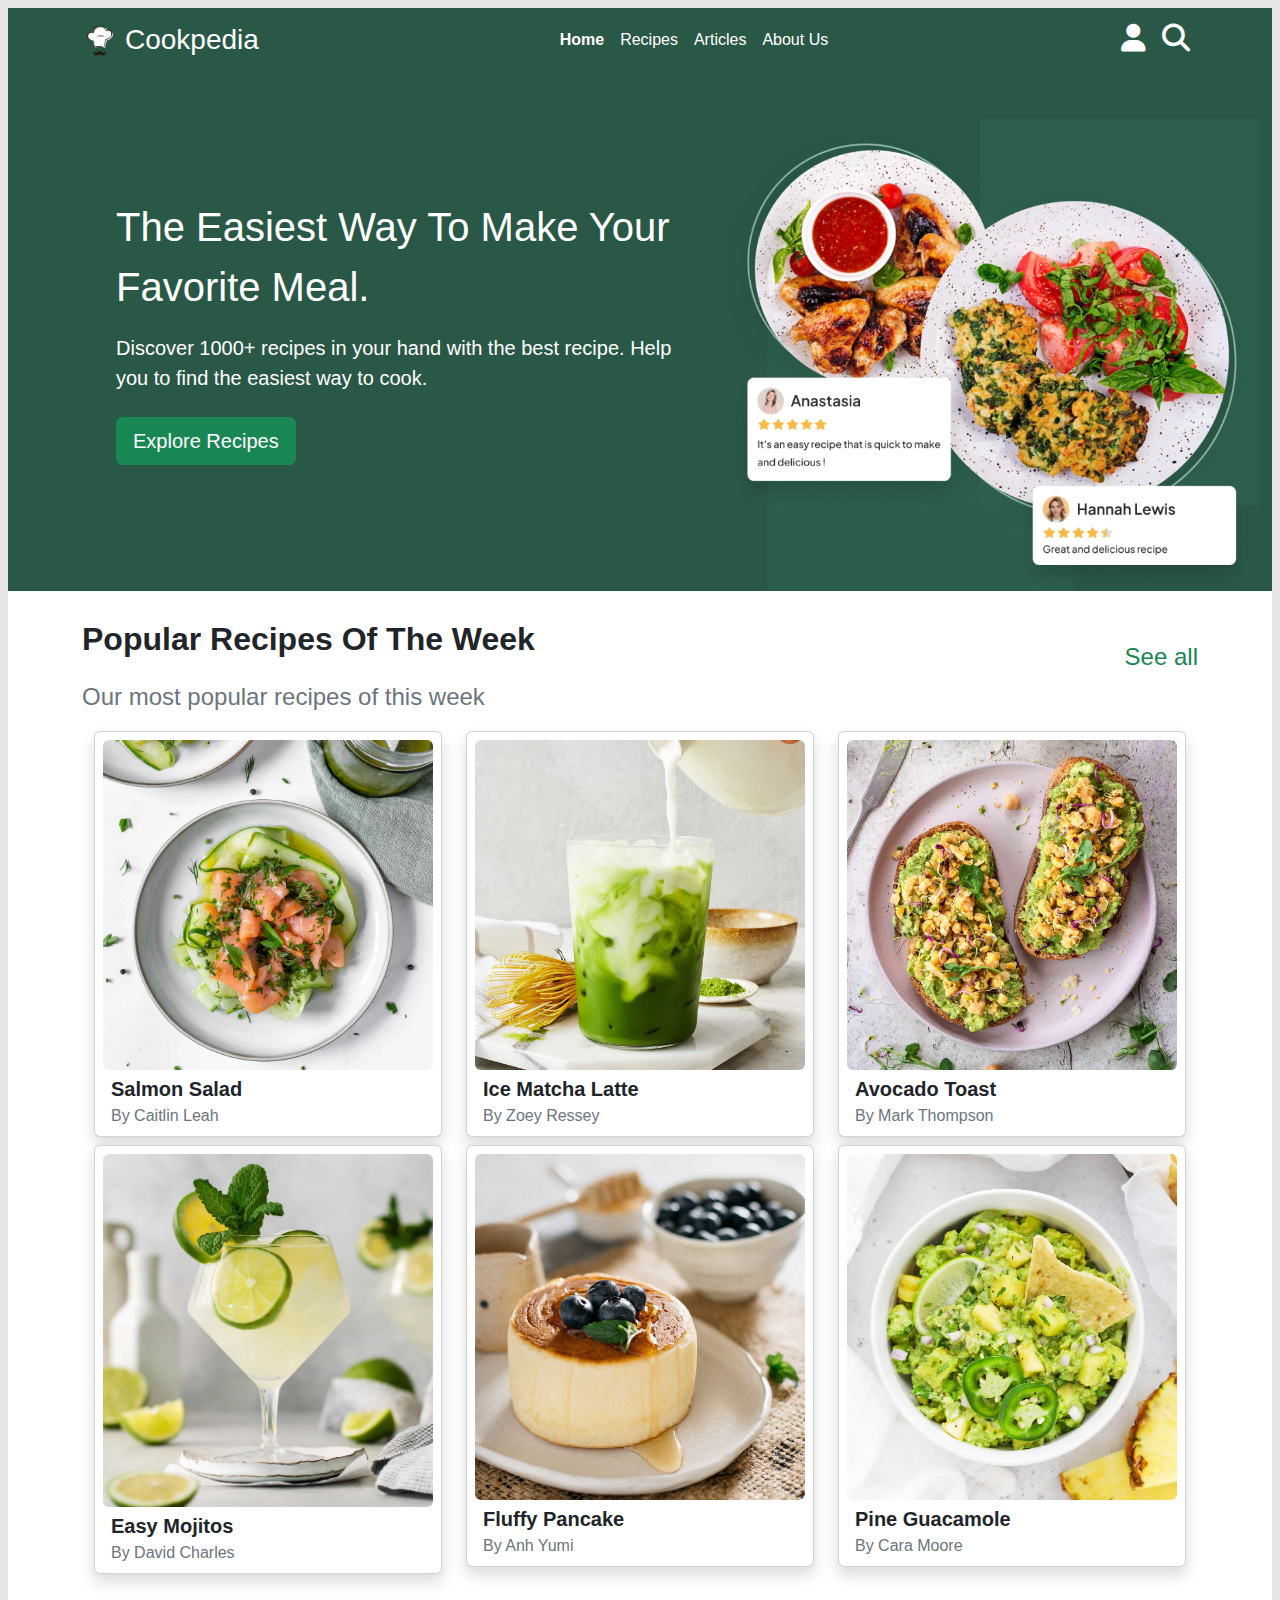
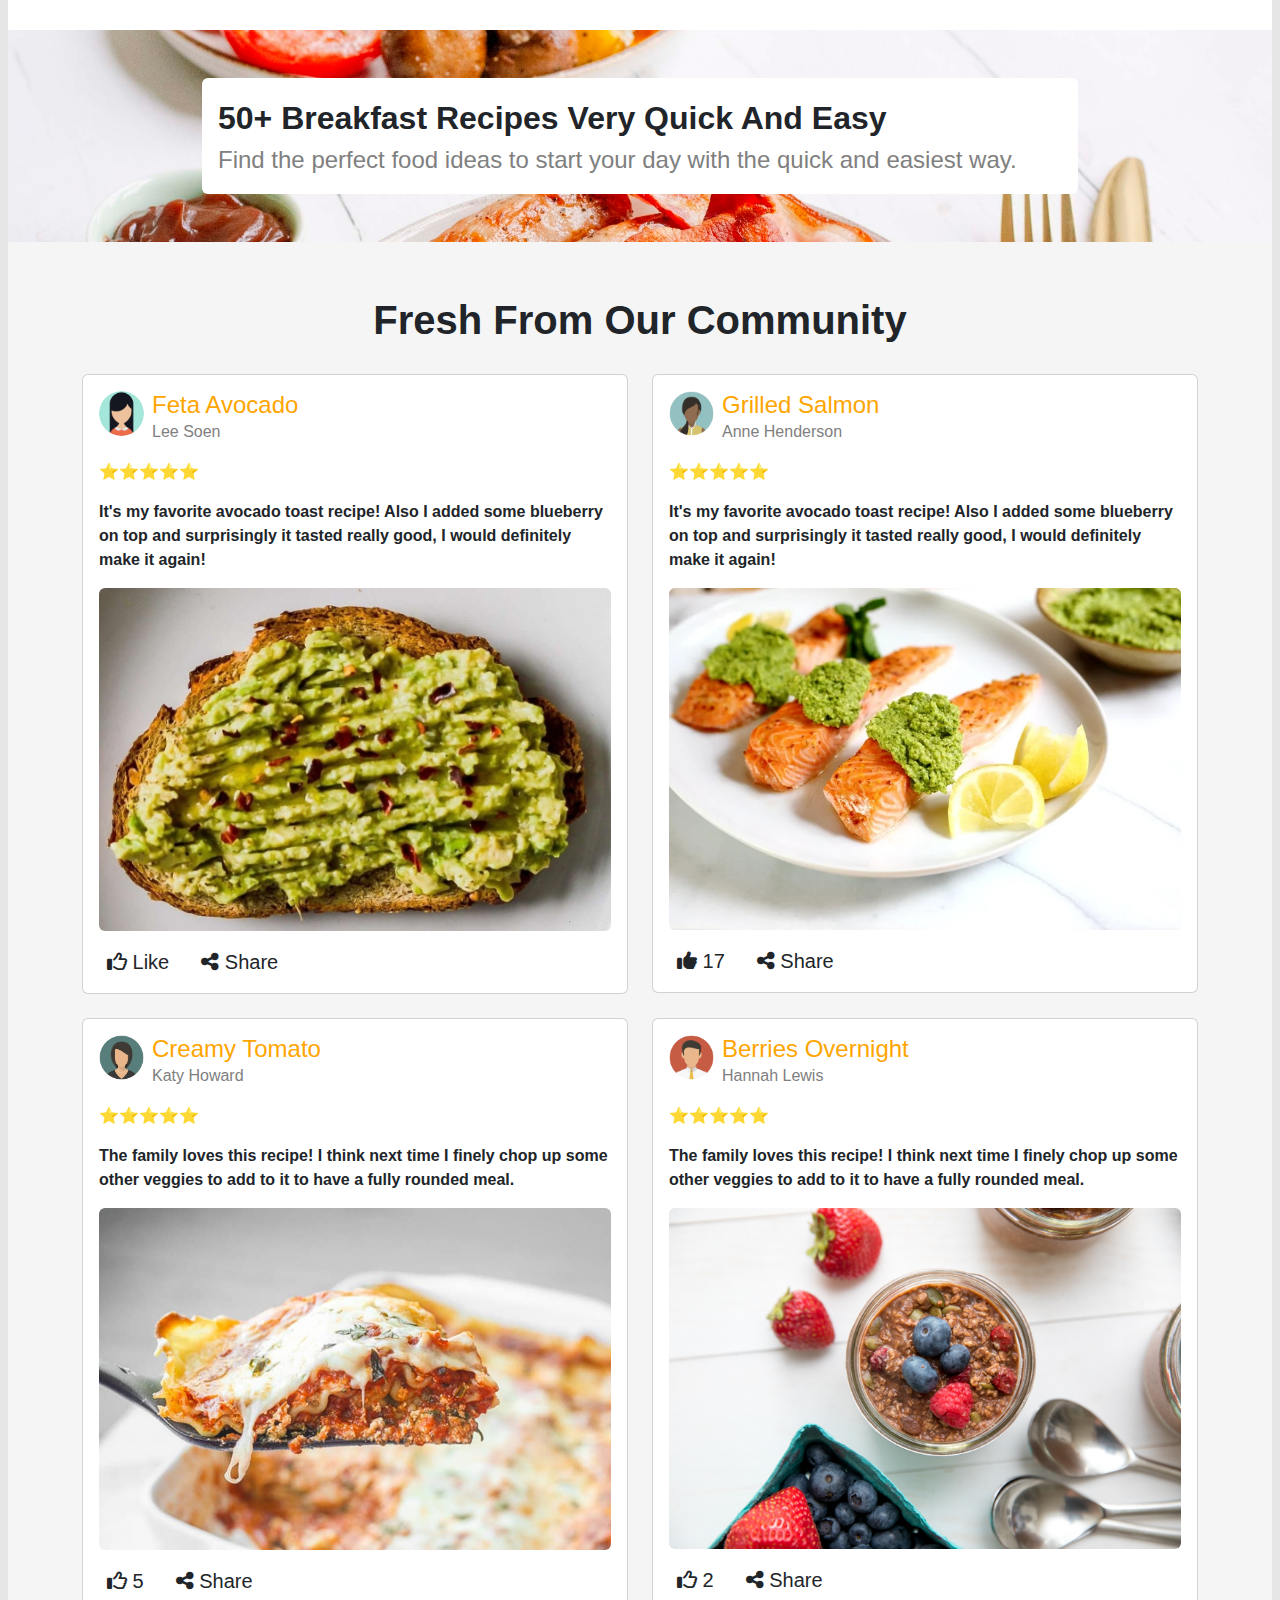
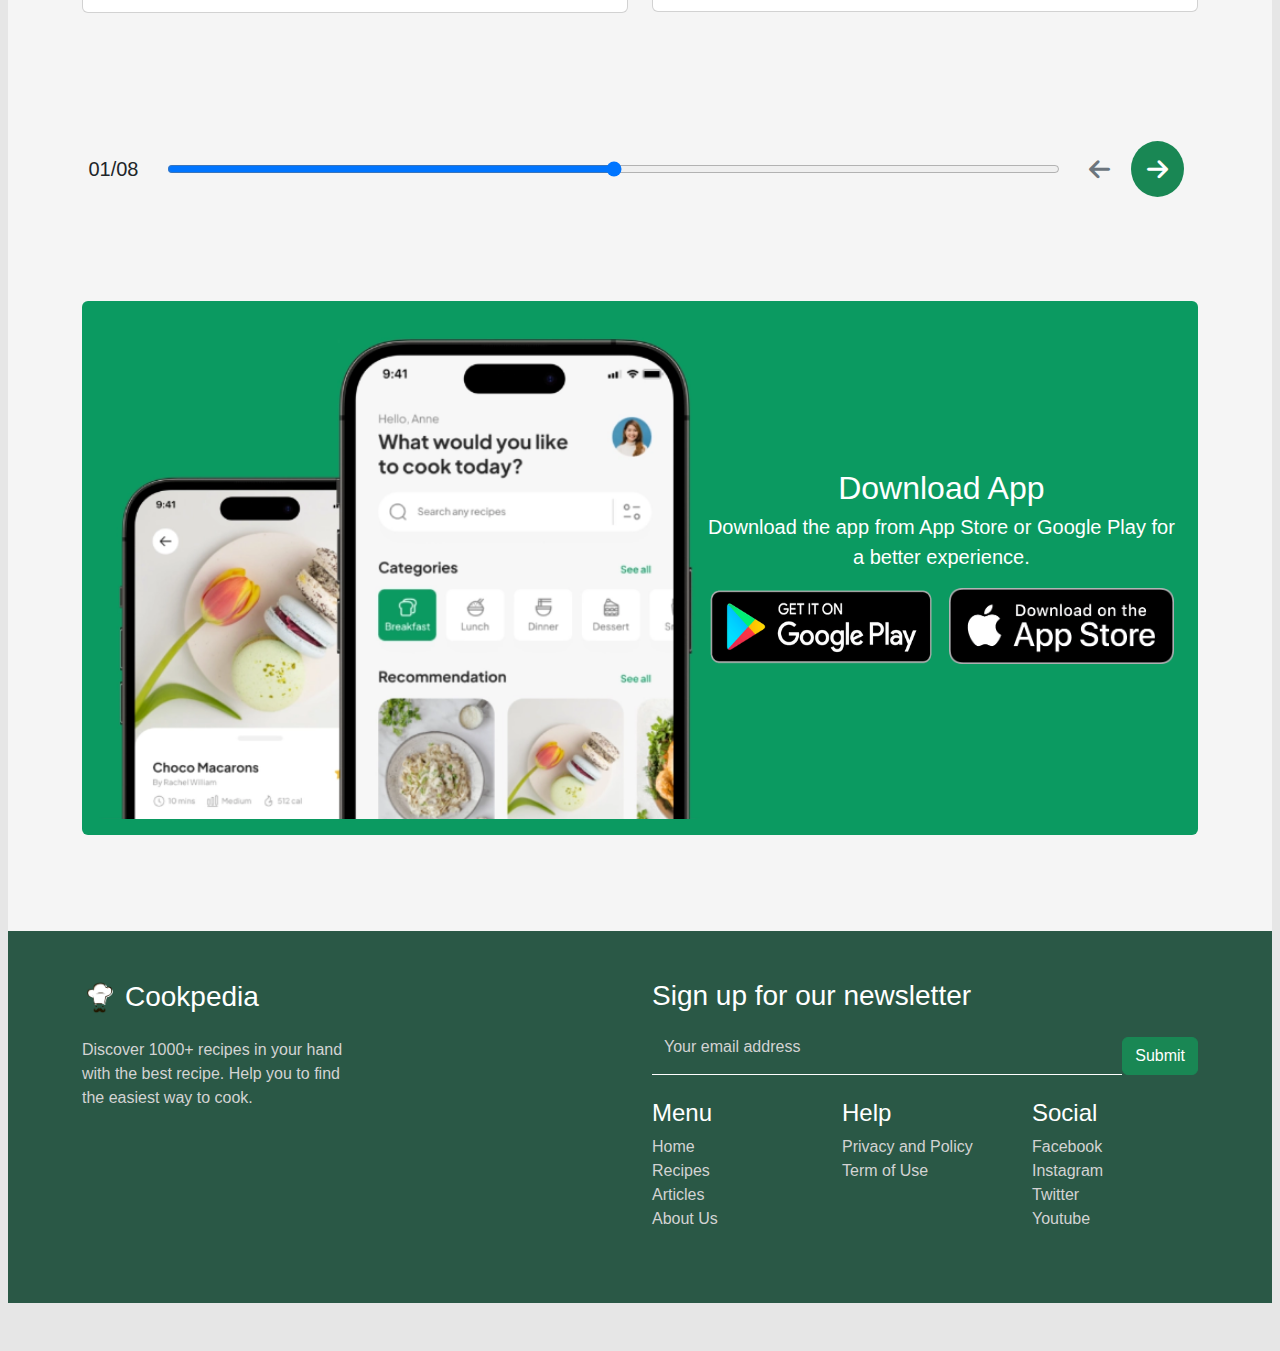
<file: Cookpedia bootstrap/index.html>
<!DOCTYPE html>
<html lang="en">

<head>
    <meta charset="UTF-8">
    <meta name="viewport" content="width=device-width, initial-scale=1.0">
    <title>Cookpedia</title>
    <link href="https://cdn.jsdelivr.net/npm/bootstrap@5.3.3/dist/css/bootstrap.min.css" rel="stylesheet">
    <link href="https://cdnjs.cloudflare.com/ajax/libs/font-awesome/6.1.1/css/all.min.css" rel="stylesheet">
    <link rel="stylesheet" href="style.css">
</head>

<body class="m-2">
    <div class="bg1">
        <nav class="navbar navbar-expand-lg navbar-dark bg-dark">
            <div class="container">
                <a class="navbar-brand d-flex align-items-center" href="#">
                    <img src="images/logo.png" width="35" height="35" alt="Logo" class="me-2">
                    <h3 class="text-white mb-0">Cookpedia</h3>
                </a>
                <button class="navbar-toggler" type="button" data-bs-toggle="collapse" data-bs-target="#navbarNav"
                    aria-controls="navbarNav" aria-expanded="false" aria-label="Toggle navigation">
                    <span class="navbar-toggler-icon"></span>
                </button>
                <div class="collapse navbar-collapse" id="navbarNav">
                    <ul class="navbar-nav ms-auto mb-2 mb-lg-0">
                        <li class="nav-item">
                            <a class="nav-link active" aria-current="page" href="#">Home</a>
                        </li>
                        <li class="nav-item">
                            <a class="nav-link" href="#">Recipes</a>
                        </li>
                        <li class="nav-item">
                            <a class="nav-link" href="#">Articles</a>
                        </li>
                        <li class="nav-item">
                            <a class="nav-link" href="#">About Us</a>
                        </li>
                    </ul>
                    <ul class="navbar-nav ms-auto">
                        <li class="nav-item">
                            <a class="nav-link" href="#"><i class="fas fa-user fs-3"></i></a>
                        </li>
                        <li class="nav-item">
                            <a class="nav-link" href="#"><i class="fas fa-search fs-3"></i></a>
                        </li>
                    </ul>
                </div>
            </div>
        </nav>
        <div
            class="container-fluid d-flex flex-column flex-md-row justify-content-around align-items-center text-white py-0">
            <div class="mt-0 ms-md-5 text-md-start">
                <p class="fs-1 mb-3 px-5">The Easiest Way To Make Your Favorite Meal.</p>
                <p class="fs-5 mb-4 px-5">Discover 1000+ recipes in your hand with the best recipe. Help you to find the
                    easiest way to cook.</p>
                <button class="btn btn-success btn-lg rounded mx-5">Explore Recipes</button>
            </div>
            <div class="mt-5 text-center">
                <img src="images/img2.png" alt="Cooking Image" class="img-fluid">
            </div>
        </div>
    </div>
    <div class="week pb-5 container-fluid">
        <div class="container">
            <div class="d-flex justify-content-between">
                <div>
                    <p class="p6 fs-2 fw-bolder pt-4">Popular Recipes Of The Week</p>
                    <p class="p7 fs-4 text-secondary">Our most popular recipes of this week</p>
                </div>
                <p class="p8 fs-4 text-success pt-5">See all</p>
            </div>
            <div class="container">
                <div class="row portfolio justify-content-between">
                    <div class="col-md-4 portimg mb-2">
                        <div class="card p-2 shadow">
                            <img src="images/salad.jpg" alt="Salmon Salad" class="img-fluid rounded">
                            <div>
                                <p class="dish fs-5 fw-bolder mt-1 ms-2 m-0">Salmon Salad</p>
                                <p class="by ms-2 mb-0 text-secondary">By Caitlin Leah</p>
                            </div>
                        </div>
                    </div>
                    <div class="col-md-4 portimg mb-2">
                        <div class="card p-2 shadow">
                            <img src="images/iced-matcha-latte.jpg" alt="Ice Matcha Latte" class="img-fluid rounded">
                            <div>
                                <p class="dish fs-5 fw-bolder mt-1 ms-2 m-0">Ice Matcha Latte</p>
                                <p class="by ms-2 mb-0 text-secondary">By Zoey Ressey</p>
                            </div>
                        </div>
                    </div>
                    <div class="col-md-4 portimg mb-2">
                        <div class="card p-2 shadow">
                            <img src="images/avocado.jpg" alt="Avocado Toast" class="img-fluid rounded">
                            <div>
                                <p class="dish fs-5 fw-bolder mt-1 ms-2 m-0">Avocado Toast</p>
                                <p class="by ms-2 mb-0 text-secondary">By Mark Thompson</p>
                            </div>
                        </div>
                    </div>
                </div>
                <div class="row portfolio1 justify-content-between">
                    <div class="col-md-4 portimg mb-2">
                        <div class="card p-2 shadow">
                            <img src="images/mojito.jpg" alt="Easy Mojitos" class="img-fluid rounded">
                            <div>
                                <p class="dish fs-5 fw-bolder mt-1 ms-2 m-0">Easy Mojitos</p>
                                <p class="by ms-2 mb-0 text-secondary">By David Charles</p>
                            </div>
                        </div>
                    </div>
                    <div class="col-md-4 portimg mb-2">
                        <div class="card p-2 shadow">
                            <img src="images/fluffy.jpg" alt="Fluffy Pancake" class="img-fluid rounded">
                            <div>
                                <p class="dish fs-5 fw-bolder mt-1 ms-2 m-0">Fluffy Pancake</p>
                                <p class="by ms-2 mb-0 text-secondary">By Anh Yumi</p>
                            </div>
                        </div>
                    </div>
                    <div class="col-md-4 portimg mb-2">
                        <div class="card p-2 shadow">
                            <img src="images/Pine.jpg" alt="Pineapple Guacamole" class="img-fluid rounded">
                            <div>
                                <p class="dish fs-5 fw-bolder mt-1 ms-2 m-0">Pine Guacamole</p>
                                <p class="by ms-2 mb-0 text-secondary">By Cara Moore</p>
                            </div>
                        </div>
                    </div>
                </div>
            </div>
        </div>
    </div>
    <div class="landscapes d-flex align-items-center justify-content-around p-5">
        <div class="breakfast rounded text-left p-3 w-75">
            <p class="bf1 fs-2 fw-bolder m-0 w-100">50+ Breakfast Recipes Very Quick And Easy</p>
            <p class="bf3 fs-4 m-0 w-100">Find the perfect food ideas to start your day with the quick and easiest way.
            </p>
        </div>
    </div>

    <div class="community container-fluid py-5">
        <div class="container">
            <div class="text-center fresh fs-1 fw-bolder mb-4">Fresh From Our Community</div>
            <div class="row review1 justify-content-center">
                <div class="col-md-5 col-md-6 mb-4">
                    <div class="card rv1 p-3">
                        <div class="d-flex upper">
                            <div class="profile1">
                                <img src="images/png1.png" class="rounded-circle">
                            </div>
                            <div class="t1 ps-2">
                                <h1 class="feta fs-4 m-0">Feta Avocado</h1>
                                <p class="lee">Lee Soen</p>
                            </div>
                        </div>
                        <div class="star1 mb-3">⭐⭐⭐⭐⭐</div>
                        <div class="comment1 mb-3">
                            <p class="p9 fw-bolder m-0">It's my favorite avocado toast recipe! Also I added some
                                blueberry on top and surprisingly it tasted really good, I would definitely make it
                                again!</p>
                        </div>
                        <div class="image1 mb-3">
                            <img src="images/avocado2.jpg" class="img-fluid rounded">
                        </div>
                        <div class="ls1 d-flex justify-content-start fs-5">
                            <div class="icon3 px-2">
                                <i class="fa-regular fa-thumbs-up"></i> Like
                            </div>
                            <div class="icon4 px-4">
                                <i class="fa-solid fa-share-nodes"></i> Share
                            </div>
                        </div>
                    </div>
                </div>
                <div class="col-md-5 col-md-6 mb-4">
                    <div class="card rv2 p-3">
                        <div class="d-flex upper">
                            <div class="profile1">
                                <img src="images/png2.png" class="rounded-circle">
                            </div>
                            <div class="t1 ps-2">
                                <h1 class="feta fs-4 m-0">Grilled Salmon</h1>
                                <p class="lee">Anne Henderson</p>
                            </div>
                        </div>
                        <div class="star1 mb-3">⭐⭐⭐⭐⭐</div>
                        <div class="comment1 mb-3">
                            <p class="p9 fw-bolder m-0">It's my favorite avocado toast recipe! Also I added some
                                blueberry on top and surprisingly it tasted really good, I would definitely make it
                                again!</p>
                        </div>
                        <div class="image1 mb-3">
                            <img src="images/Salmon5.jpg" class="img-fluid rounded">
                        </div>
                        <div class="ls1 d-flex justify-content-start fs-5">
                            <div class="icon3 px-2">
                                <i class="fa-solid fa-thumbs-up"></i> 17
                            </div>
                            <div class="icon4 px-4">
                                <i class="fa-solid fa-share-nodes"></i> Share
                            </div>
                        </div>
                    </div>
                </div>
                <div class="col-md-5 col-md-6 mb-4">
                    <div class="card rv1 p-3">
                        <div class="d-flex upper">
                            <div class="profile1">
                                <img src="images/png3.png" class="rounded-circle">
                            </div>
                            <div class="t1 ps-2">
                                <h1 class="feta fs-4 m-0">Creamy Tomato</h1>
                                <p class="lee">Katy Howard</p>
                            </div>
                        </div>
                        <div class="star1 mb-3">⭐⭐⭐⭐⭐</div>
                        <div class="comment1 mb-3">
                            <p class="p9 fw-bolder m-0">The family loves this recipe! I think next time I finely chop up
                                some other veggies to add to it to have a fully rounded meal.</p>
                        </div>
                        <div class="image1 mb-3">
                            <img src="images/creamy.jpg" class="img-fluid rounded">
                        </div>
                        <div class="ls1 d-flex justify-content-start fs-5">
                            <div class="icon3 px-2">
                                <i class="fa-regular fa-thumbs-up"></i> 5
                            </div>
                            <div class="icon4 px-4">
                                <i class="fa-solid fa-share-nodes"></i> Share
                            </div>
                        </div>
                    </div>
                </div>
                <div class="col-md-5 col-md-6 mb-4">
                    <div class="card rv2 p-3">
                        <div class="d-flex upper">
                            <div class="profile1">
                                <img src="images/png4.png" class="rounded-circle">
                            </div>
                            <div class="t1 ps-2">
                                <h1 class="feta fs-4 m-0">Berries Overnight</h1>
                                <p class="lee">Hannah Lewis</p>
                            </div>
                        </div>
                        <div class="star1 mb-3">⭐⭐⭐⭐⭐</div>
                        <div class="comment1 mb-3">
                            <p class="p9 fw-bolder m-0">The family loves this recipe! I think next time I finely chop up
                                some other veggies to add to it to have a fully rounded meal.</p>
                        </div>
                        <div class="image1 mb-3">
                            <img src="images/berries.jpg" class="img-fluid rounded">
                        </div>
                        <div class="ls1 d-flex justify-content-start fs-5">
                            <div class="icon3 px-2">
                                <i class="fa-regular fa-thumbs-up"></i> 2
                            </div>
                            <div class="icon4 px-4">
                                <i class="fa-solid fa-share-nodes"></i> Share
                            </div>
                        </div>
                    </div>
                </div>
            </div>
        </div>
        <div class="container my-5">
            <div class="hr d-flex justify-content-around py-5 fs-4">
                <p class="no mb-0 fs-5 align-content-center">01/08</p>
                <input type="range" class="form-control-range mx-3">
                <i class="fa-solid fa-arrow-left text-secondary align-content-center"></i>
                <div class="ar1 ml-3 p-2">
                    <i class="fa-solid fa-arrow-right bg-success rounded-circle p-3 mt-0 text-white"
                        style="color: #2A5846;"></i>
                </div>
            </div>
        </div>
        <div class="container">
            <div class="app d-flex flex-column flex-md-row justify-content-around align-items-center rounded mb-5 p-3">
                <img src="images/iphone.png" class="img-fluid rounded mb-3 mb-md-0 w-75">
                <div
                    class="store align-content-center text-white text-center d-flex flex-column justify-content-center">
                    <p class="fs-2 mb-0">Download App</p>
                    <p class="fs-5 mb-0">Download the app from App Store or Google Play for a better experience.</p>
                    <div class="way d-flex justify-content-center mt-2">
                        <img src="images/b3.png" class="img-fluid p-2 w-50 mr-2" alt="Google Play">
                        <img src="images/b2.png" class="img-fluid p-2 w-50" alt="App Store">
                    </div>
                </div>
            </div>
        </div>
    </div>

    <div class="footer text-light py-5 mb-5">
        <div class="container">
            <div class="row">
                <div class="col-md-6 mb-4 mb-md-0">
                    <div class="navend mb-4">
                        <div class="logo d-flex align-items-center">
                            <img class="mt-0" src="images/logo.png" width="35" height="35" alt="Logo">
                            <h3 class="text-white text-center ms-2 mb-0">Cookpedia</h3>
                        </div>
                    </div>
                    <div class="discover mb-5">
                        <p class="m-0">Discover 1000+ recipes in your hand</p>
                        <p class="m-0">with the best recipe. Help you to find</p>
                        <p class="m-0">the easiest way to cook.</p>
                    </div>
                </div>
                <div class="col-md-6">
                    <h3 class="text-white">Sign up for our newsletter</h3>
                    <div class="sub1 my-3 d-flex flex-column flex-sm-row">
                        <div class="txt2 w-100">
                            <input type="email" placeholder="Your email address"
                                class="form-control txt1 text-white mb-2 mb-sm-0 me-sm-2">
                        </div>
                        <div>
                            <button
                                class="btn btn-success btn2 text-white rounded mt-2 flex-sm-row w-100">Submit</button>
                        </div>
                    </div>
                    <div class="j1">
                        <div class="row mt-4">
                            <div class="col-4 mb-3">
                                <h4 class="m1 text-white">Menu</h4>
                                <ul class="list-unstyled l1 my-2">
                                    <li>Home</li>
                                    <li>Recipes</li>
                                    <li>Articles</li>
                                    <li>About Us</li>
                                </ul>
                            </div>
                            <div class="col-4 mb-3">
                                <h4 class="m1 text-white">Help</h4>
                                <ul class="list-unstyled l1 my-2">
                                    <li>Privacy and Policy</li>
                                    <li>Term of Use</li>
                                </ul>
                            </div>
                            <div class="col-4 mb-3">
                                <h4 class="m1 text-white">Social</h4>
                                <ul class="list-unstyled l1 my-2">
                                    <li>Facebook</li>
                                    <li>Instagram</li>
                                    <li>Twitter</li>
                                    <li>Youtube</li>
                                </ul>
                            </div>
                        </div>
                    </div>
                </div>
            </div>
        </div>
    </div>


    <script src="https://cdn.jsdelivr.net/npm/@popperjs/core@2.10.2/dist/umd/popper.min.js"></script>
    <script src="https://stackpath.bootstrapcdn.com/bootstrap/5.1.3/js/bootstrap.min.js"></script>
    <script src="https://cdn.jsdelivr.net/npm/bootstrap@5.3.3/dist/js/bootstrap.bundle.min.js"></script>
</body>

</html>
</file>
<file: Cookpedia bootstrap/style.css>
body {
    background-color: #e6e6e6;
    font-family: Arial, sans-serif;
}
.navbar-dark .navbar-nav .nav-link {
    color: white;
}

.navbar-dark .navbar-nav .nav-link.active {
    font-weight: bold;
}

.navbar-brand h3 {
    margin-bottom: 0;
}

.bg-dark {
    background-color: #2A5846 !important;
}

.navbar-toggler {
    border: none;
}

.navbar-toggler:focus {
    outline: none;
    box-shadow: none;
}
.bg1 {
    background-color: #2A5846;
}
.week {
    background-color: white;
}
.p8 {
    cursor: pointer;
}
.portimg img {
    cursor: pointer;
}
.by {
    /* color: gray; */
}
.landscapes {
    background-image: url('images/landscapes2.jpg');
    background-size: cover;
}
.breakfast {
    background-color: white;
}
.bf3, .bf4 {
    color: gray;
}
.community {
    background-color: whitesmoke;
}
.rv1, .rv2 {
    background-color: white;
}
.profile1 img {
    width: 45px;
    height: 45px;
}
.feta {
    color: orange;
}
.lee {
    color: gray;
}
.hr input[type="range"] {
    width: 80%;
}
.app {
    background-color: #0B9A61;
    height: auto;
}
.app img {
    width: 100%;
    height: auto;
}
.way img {
    max-height: 100px;
}
.footer {
    background-color: #2A5846;
}
.discover{
    color: lightgrey;
}
.sub1{
    
}
.sub1 input::placeholder {
    color: lightgrey;
}
.sub1 input[type="email"] {
    background-color: transparent;
}
.txt1 {
    background-color: transparent;
    border: none;
}
.btn2 {
    cursor: pointer;
}
.l1 {
    color: lightgrey;
    cursor: pointer;
}
.txt2{
    border-bottom: 1px solid white;
}
.shadow {
    box-shadow: 0 1px 2px rgba(0.0, 0.0, 0.0, 0.4);
}
</file>
